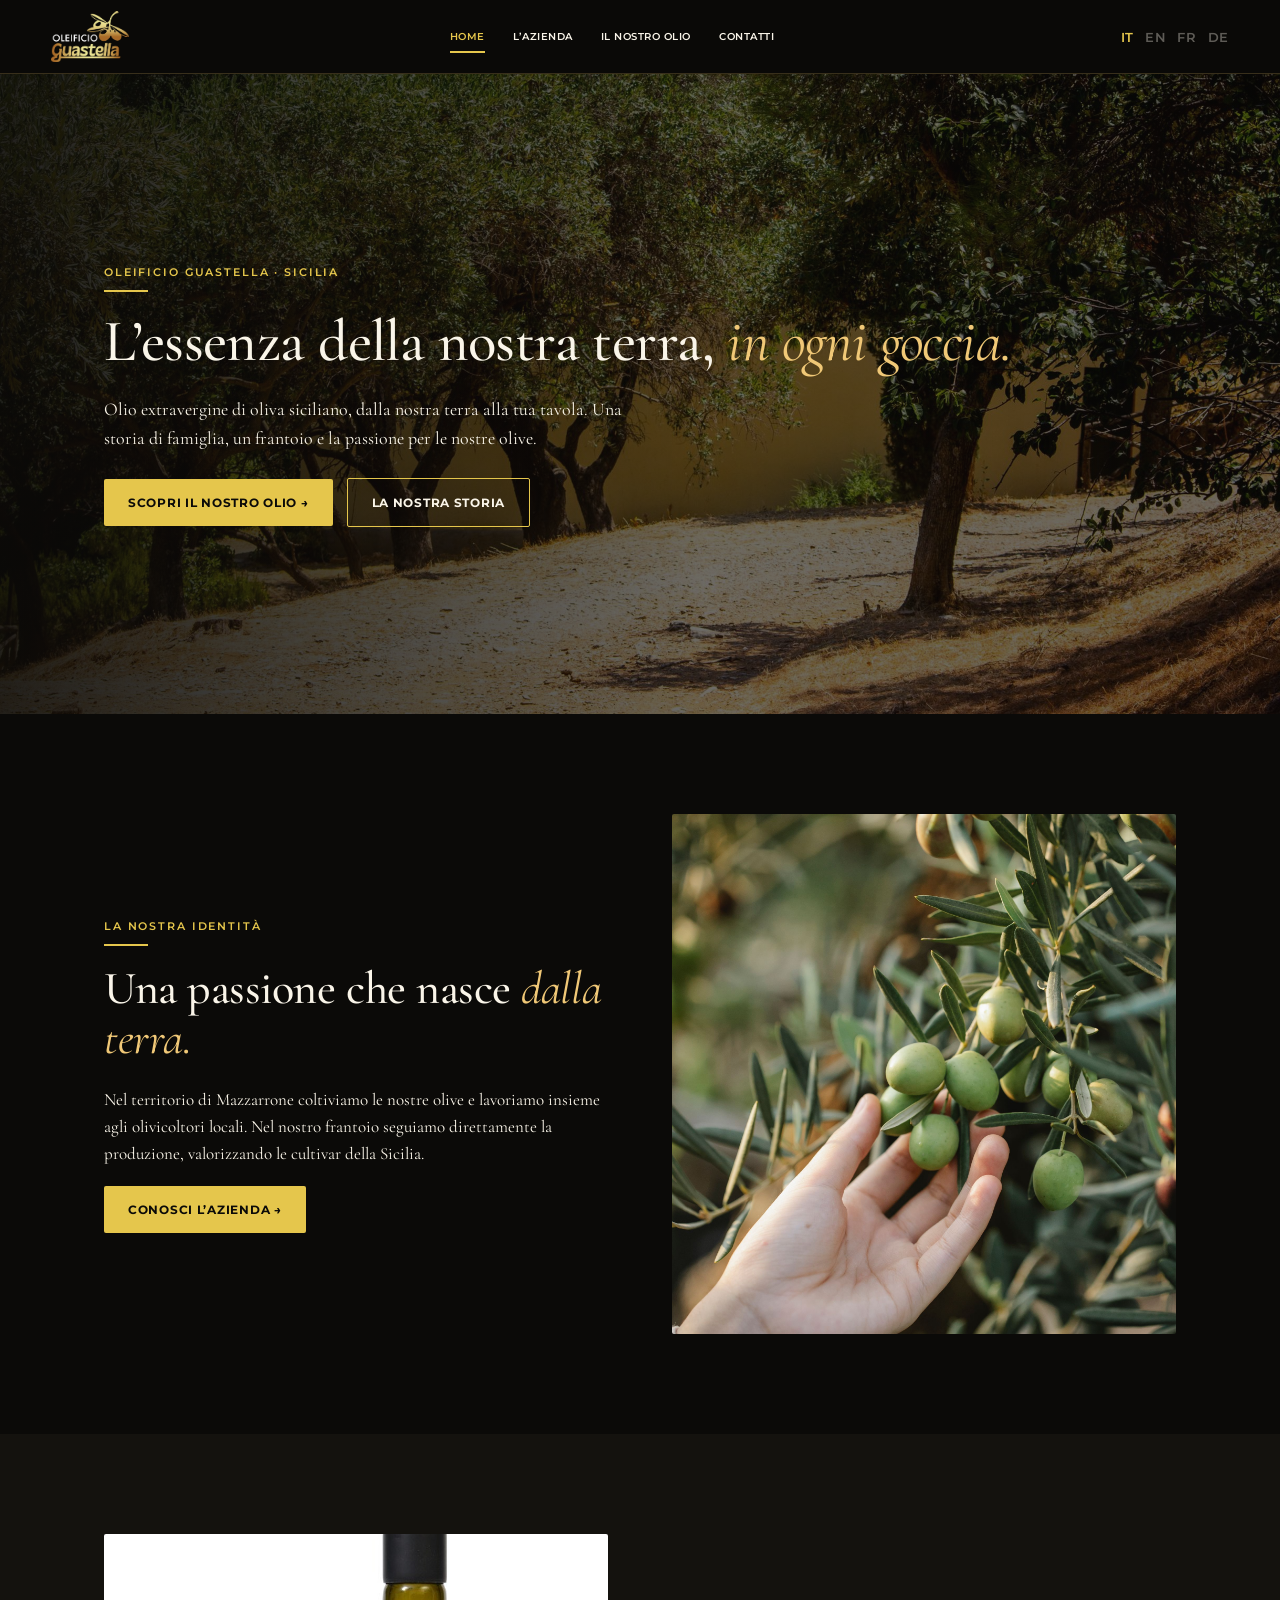
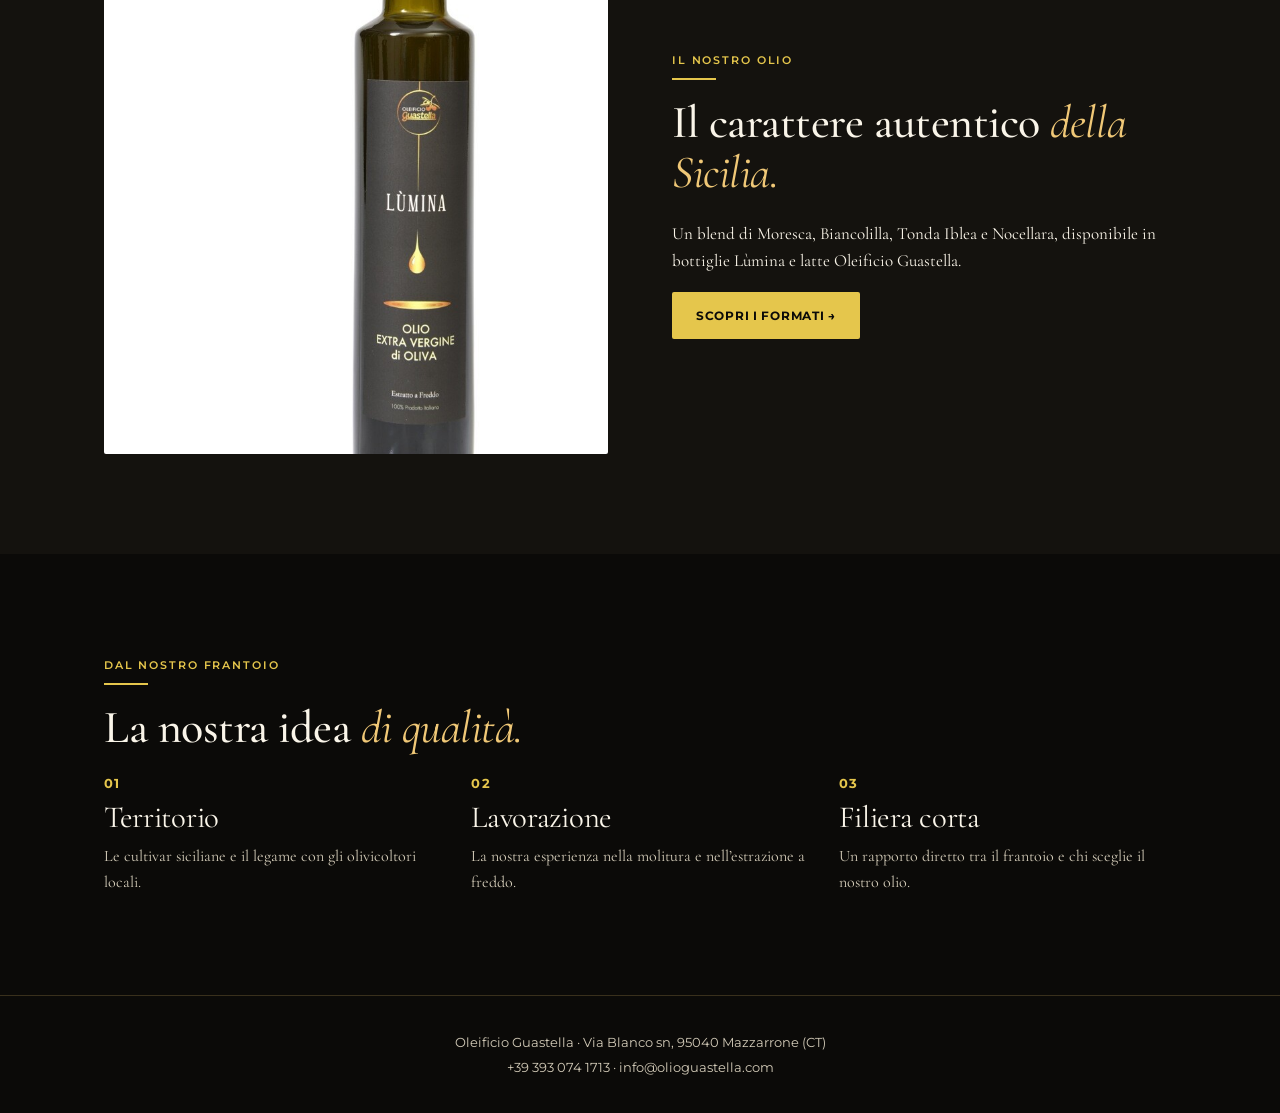
<file: index.html>
<!doctype html>
<html lang="it">
<head>
<meta charset="utf-8">
<meta name="viewport" content="width=device-width,initial-scale=1">
<link rel="stylesheet" href="assets/css/style.css">
<link rel="icon" href="assets/img/favicon.ico">
<link rel="icon" type="image/png" sizes="192x192" href="assets/img/favicon-192.png">
<link rel="apple-touch-icon" href="assets/img/favicon-192.png">
<link href="https://fonts.googleapis.com/css2?family=Cormorant+Garamond:ital,wght@0,400;0,500;0,600;1,400;1,500&family=Montserrat:wght@400;500;600;700&display=swap" rel="stylesheet">
<title>Oleificio Guastella | L’essenza della nostra terra</title>
<meta name="description" content="Oleificio Guastella: olio extravergine di oliva siciliano, estratto a freddo. Scopri l’azienda, il nostro olio e i prodotti Lùmina.">
<link rel="canonical" href="https://olioguastella.com/">
<link rel="alternate" hreflang="it" href="https://olioguastella.com/">
<meta property="og:type" content="website">
<meta property="og:title" content="Oleificio Guastella | L’essenza della nostra terra">
<meta property="og:description" content="Oleificio Guastella: olio extravergine di oliva siciliano, estratto a freddo. Scopri l’azienda, il nostro olio e i prodotti Lùmina.">
<meta property="og:url" content="https://olioguastella.com/">
<meta property="og:image" content="https://olioguastella.com/assets/img/stock/hero-oliveto.jpg">
<meta property="og:locale" content="it_IT">
<script type="application/ld+json">{"@context":"https://schema.org","@type":"LocalBusiness","name":"Oleificio Guastella","image":"https://olioguastella.com/assets/img/stock/hero-oliveto.jpg","url":"https://olioguastella.com/","telephone":"+39 393 074 1713","email":"info@olioguastella.com","address":{"@type":"PostalAddress","streetAddress":"Via Blanco sn","postalCode":"95040","addressLocality":"Mazzarrone","addressRegion":"CT","addressCountry":"IT"}}</script>
</head>
<body>
<header class="header">
  <a class="logo" href="index.html" aria-label="Oleificio Guastella, home">
    <img src="assets/img/logo.png" alt="Oleificio Guastella">
  </a>
  <button type="button" class="menu-toggle" aria-controls="nav" aria-expanded="false" aria-label="Menu">
    <span></span><span></span><span></span>
  </button>
  <nav class="nav" id="nav" aria-label="Main navigation">
    <a href="index.html" class="active" aria-current="page">HOME</a>
    <a href="azienda.html" class="" >L’AZIENDA</a>
    <a href="olio.html" class="" >IL NOSTRO OLIO</a>
    <a href="contatti.html" class="" >CONTATTI</a>
  </nav>
  <div class="lang-switch"><span class="lang-current">IT</span><span class="lang-disabled" title="Coming soon">EN</span><span class="lang-disabled" title="Coming soon">FR</span><span class="lang-disabled" title="Coming soon">DE</span></div></header>
<main>
<section class="hero" style="background-image:url('assets/img/stock/hero-oliveto.jpg')">
  <div class="hero-inner">
    <div class="eyebrow">Oleificio Guastella · Sicilia</div>
    <h1>L’essenza della nostra terra, <em>in ogni goccia.</em></h1>
    <p class="lead">Olio extravergine di oliva siciliano, dalla nostra terra alla tua tavola. Una storia di famiglia, un frantoio e la passione per le nostre olive.</p>
    <a class="btn" href="olio.html">SCOPRI IL NOSTRO OLIO →</a>
    <a class="btn-outline" href="azienda.html">LA NOSTRA STORIA</a>
  </div>
</section>

<section class="section section--split">
  <div>
    <div class="eyebrow">La nostra identità</div>
    <h2>Una passione che nasce <em>dalla terra.</em></h2>
    <p>Nel territorio di Mazzarrone coltiviamo le nostre olive e lavoriamo insieme agli olivicoltori locali. Nel nostro frantoio seguiamo direttamente la produzione, valorizzando le cultivar della Sicilia.</p>
    <a class="btn" href="azienda.html">CONOSCI L’AZIENDA →</a>
  </div>
  <img src="assets/img/stock/storia.jpg" alt="Sentiero ombreggiato tra gli ulivi di un oliveto mediterraneo" loading="lazy">
</section>

<div class="section--alt">
<section class="section section--split">
  <img src="assets/img/product/lumina-bottle.jpg" alt="Bottiglia di olio extravergine di oliva Lùmina, fotografia originale del prodotto" loading="lazy">
  <div>
    <div class="eyebrow">Il nostro olio</div>
    <h2>Il carattere autentico <em>della Sicilia.</em></h2>
    <p>Un blend di Moresca, Biancolilla, Tonda Iblea e Nocellara, disponibile in bottiglie Lùmina e latte Oleificio Guastella.</p>
    <a class="btn" href="olio.html">SCOPRI I FORMATI →</a>
  </div>
</section>
</div>

<section class="section">
  <div class="eyebrow">Dal nostro frantoio</div>
  <h2>La nostra idea <em>di qualità.</em></h2>
  <div class="features">
        <div class="feature"><span>01</span><h3>Territorio</h3><p>Le cultivar siciliane e il legame con gli olivicoltori locali.</p></div>
        <div class="feature"><span>02</span><h3>Lavorazione</h3><p>La nostra esperienza nella molitura e nell’estrazione a freddo.</p></div>
        <div class="feature"><span>03</span><h3>Filiera corta</h3><p>Un rapporto diretto tra il frantoio e chi sceglie il nostro olio.</p></div>
      </div>
</section>

</main>
<footer class="footer">
  Oleificio Guastella · Via Blanco sn, 95040 Mazzarrone (CT)<br>
  <a href="tel:+393930741713">+39 393 074 1713</a> ·
  <a href="mailto:info@olioguastella.com">info@olioguastella.com</a>
</footer>
<script src="assets/js/site.js" defer></script>
</body>
</html>
</file>
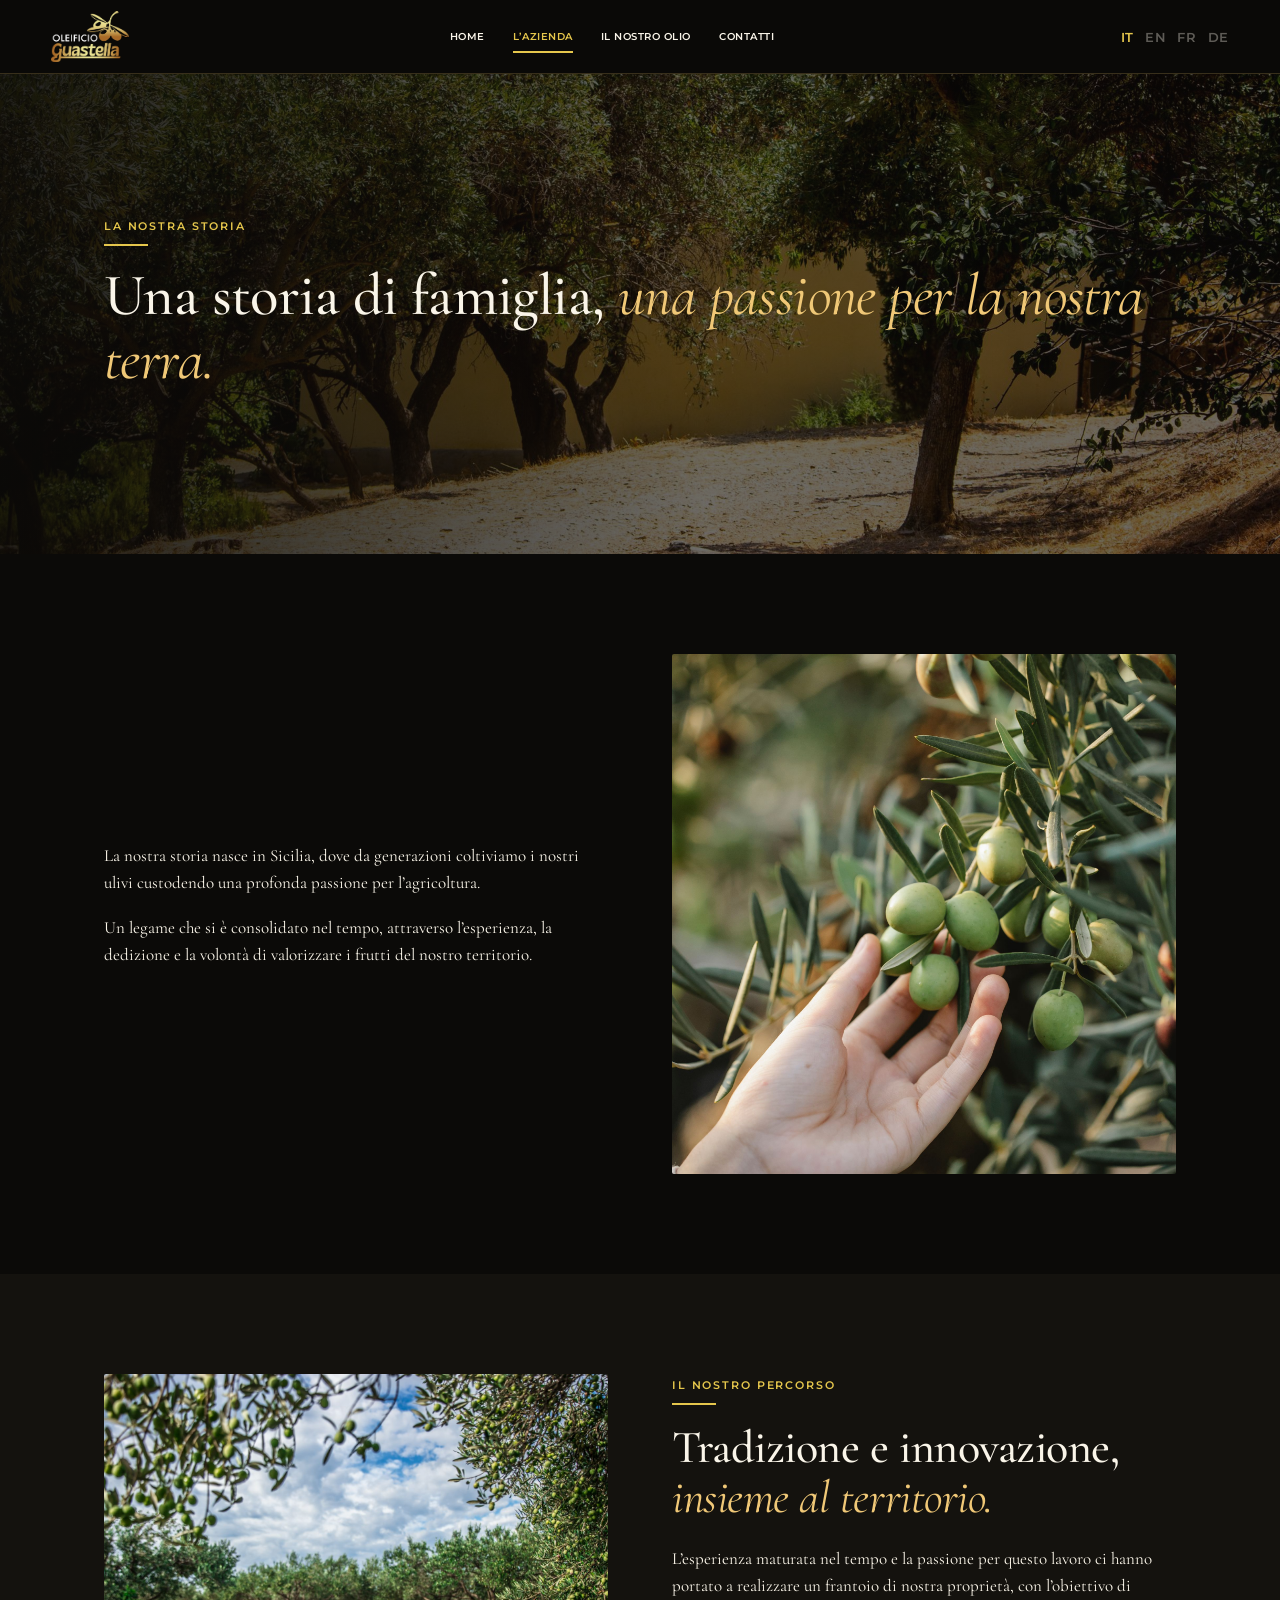
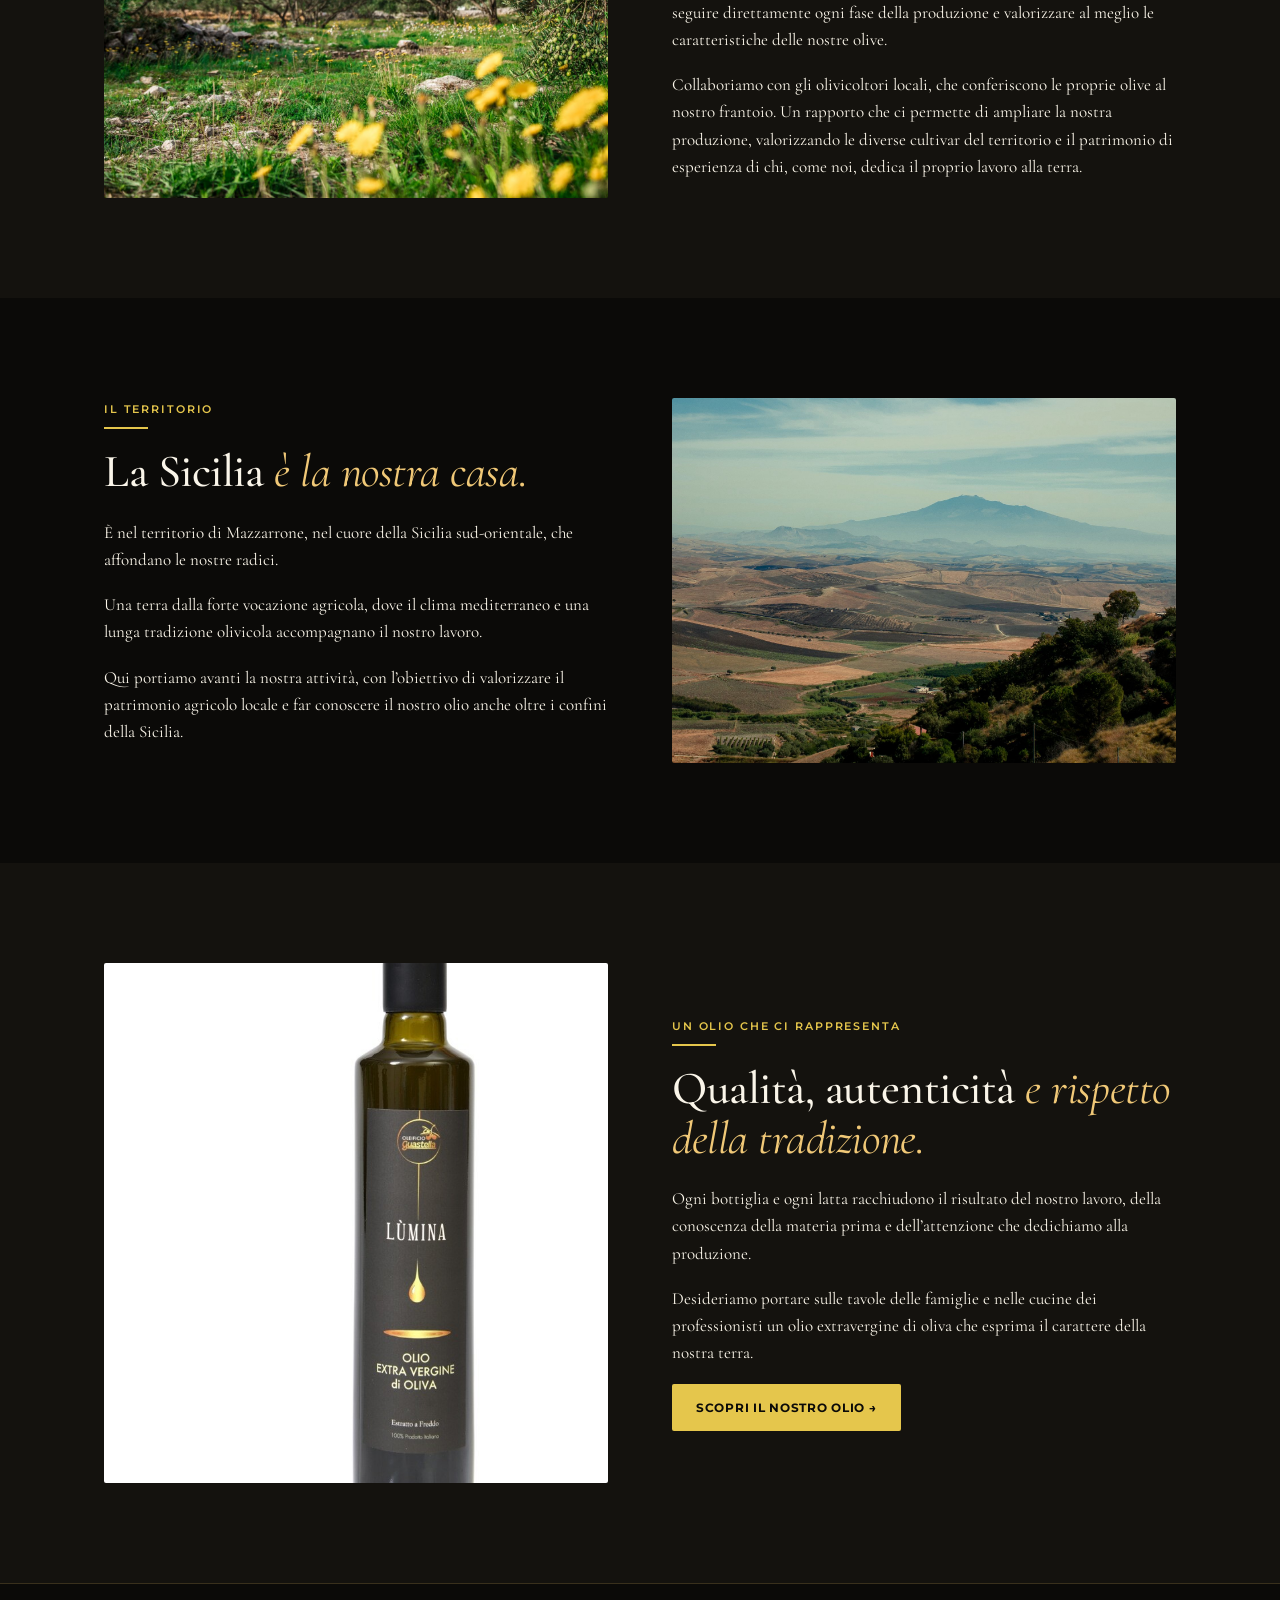
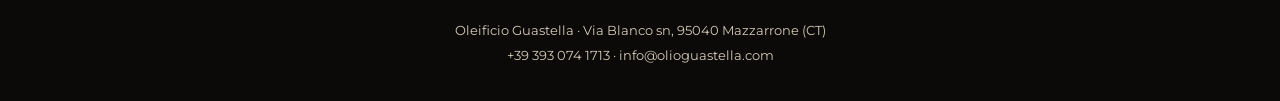
<file: azienda/index.html>
<!doctype html>
<html lang="it">
<head>
<meta charset="utf-8">
<meta name="viewport" content="width=device-width,initial-scale=1">
<link rel="stylesheet" href="/assets/css/style.css">
<link rel="icon" href="/assets/img/favicon.ico">
<link rel="icon" type="image/png" sizes="192x192" href="/assets/img/favicon-192.png">
<link rel="apple-touch-icon" href="/assets/img/favicon-192.png">
<link href="https://fonts.googleapis.com/css2?family=Cormorant+Garamond:ital,wght@0,400;0,500;0,600;1,400;1,500&family=Montserrat:wght@400;500;600;700&display=swap" rel="stylesheet">
<title>L’Azienda | Oleificio Guastella</title>
<meta name="description" content="Oleificio Guastella: una storia di famiglia, un frantoio di proprietà e la collaborazione con gli olivicoltori del territorio di Mazzarrone.">
<link rel="canonical" href="https://olioguastella.com/azienda">
<link rel="alternate" hreflang="it" href="https://olioguastella.com/azienda">
<meta property="og:type" content="website">
<meta property="og:title" content="L’Azienda | Oleificio Guastella">
<meta property="og:description" content="Oleificio Guastella: una storia di famiglia, un frantoio di proprietà e la collaborazione con gli olivicoltori del territorio di Mazzarrone.">
<meta property="og:url" content="https://olioguastella.com/azienda">
<meta property="og:image" content="https://olioguastella.com/assets/img/stock/hero-oliveto.jpg">
<meta property="og:locale" content="it_IT">
</head>
<body>
<header class="header">
  <a class="logo" href="/" aria-label="Oleificio Guastella, home">
    <img src="/assets/img/logo.png" alt="Oleificio Guastella">
  </a>
  <button type="button" class="menu-toggle" aria-controls="nav" aria-expanded="false" aria-label="Menu">
    <span></span><span></span><span></span>
  </button>
  <nav class="nav" id="nav" aria-label="Main navigation">
    <a href="/" class="" >HOME</a>
    <a href="/azienda" class="active" aria-current="page">L’AZIENDA</a>
    <a href="/olio" class="" >IL NOSTRO OLIO</a>
    <a href="/contatti" class="" >CONTATTI</a>
  </nav>
  <div class="lang-switch"><span class="lang-current">IT</span><span class="lang-disabled" title="Coming soon">EN</span><span class="lang-disabled" title="Coming soon">FR</span><span class="lang-disabled" title="Coming soon">DE</span></div></header>
<main>
<section class="hero" style="min-height:480px;background-image:url('/assets/img/stock/hero-oliveto.jpg')">
  <div class="hero-inner">
    <div class="eyebrow">La nostra storia</div>
    <h1>Una storia di famiglia, <em>una passione per la nostra terra.</em></h1>
  </div>
</section>

<section class="section section--split">
  <div>
    <p>La nostra storia nasce in Sicilia, dove da generazioni coltiviamo i nostri ulivi custodendo una profonda passione per l’agricoltura.</p>
    <p>Un legame che si è consolidato nel tempo, attraverso l’esperienza, la dedizione e la volontà di valorizzare i frutti del nostro territorio.</p>
  </div>
  <img src="/assets/img/stock/storia.jpg" alt="Mano che raccoglie delicatamente olive verdi da un ramo di ulivo" loading="lazy">
</section>

<div class="section--alt">
<section class="section section--split">
  <img src="/assets/img/stock/percorso.jpg" alt="Oliveto rigoglioso con ulivi carichi di olive sotto un cielo azzurro" loading="lazy">
  <div>
    <div class="eyebrow">Il nostro percorso</div>
    <h2>Tradizione e innovazione, <em>insieme al territorio.</em></h2>
    <p>L’esperienza maturata nel tempo e la passione per questo lavoro ci hanno portato a realizzare un frantoio di nostra proprietà, con l’obiettivo di seguire direttamente ogni fase della produzione e valorizzare al meglio le caratteristiche delle nostre olive.</p>
    <p>Collaboriamo con gli olivicoltori locali, che conferiscono le proprie olive al nostro frantoio. Un rapporto che ci permette di ampliare la nostra produzione, valorizzando le diverse cultivar del territorio e il patrimonio di esperienza di chi, come noi, dedica il proprio lavoro alla terra.</p>
  </div>
</section>
</div>

<section class="section section--split">
  <div>
    <div class="eyebrow">Il territorio</div>
    <h2>La Sicilia <em>è la nostra casa.</em></h2>
    <p>È nel territorio di Mazzarrone, nel cuore della Sicilia sud-orientale, che affondano le nostre radici.</p>
    <p>Una terra dalla forte vocazione agricola, dove il clima mediterraneo e una lunga tradizione olivicola accompagnano il nostro lavoro.</p>
    <p>Qui portiamo avanti la nostra attività, con l’obiettivo di valorizzare il patrimonio agricolo locale e far conoscere il nostro olio anche oltre i confini della Sicilia.</p>
  </div>
  <img src="/assets/img/stock/territorio.jpg" alt="Campagna siciliana con vista sull’Etna all’alba, nei pressi di Mazzarrone" loading="lazy">
</section>

<div class="section--alt">
<section class="section section--split">
  <img src="/assets/img/product/lumina-bottle.jpg" alt="Bottiglia di olio extravergine di oliva Lùmina, fotografia originale del prodotto" loading="lazy">
  <div>
    <div class="eyebrow">Un olio che ci rappresenta</div>
    <h2>Qualità, autenticità <em>e rispetto della tradizione.</em></h2>
    <p>Ogni bottiglia e ogni latta racchiudono il risultato del nostro lavoro, della conoscenza della materia prima e dell’attenzione che dedichiamo alla produzione.</p>
    <p>Desideriamo portare sulle tavole delle famiglie e nelle cucine dei professionisti un olio extravergine di oliva che esprima il carattere della nostra terra.</p>
    <a class="btn" href="/olio">SCOPRI IL NOSTRO OLIO →</a>
  </div>
</section>
</div>

</main>
<footer class="footer">
  Oleificio Guastella · Via Blanco sn, 95040 Mazzarrone (CT)<br>
  <a href="tel:+393930741713">+39 393 074 1713</a> ·
  <a href="mailto:info@olioguastella.com">info@olioguastella.com</a>
</footer>
<script src="/assets/js/site.js" defer></script>
</body>
</html>
</file>
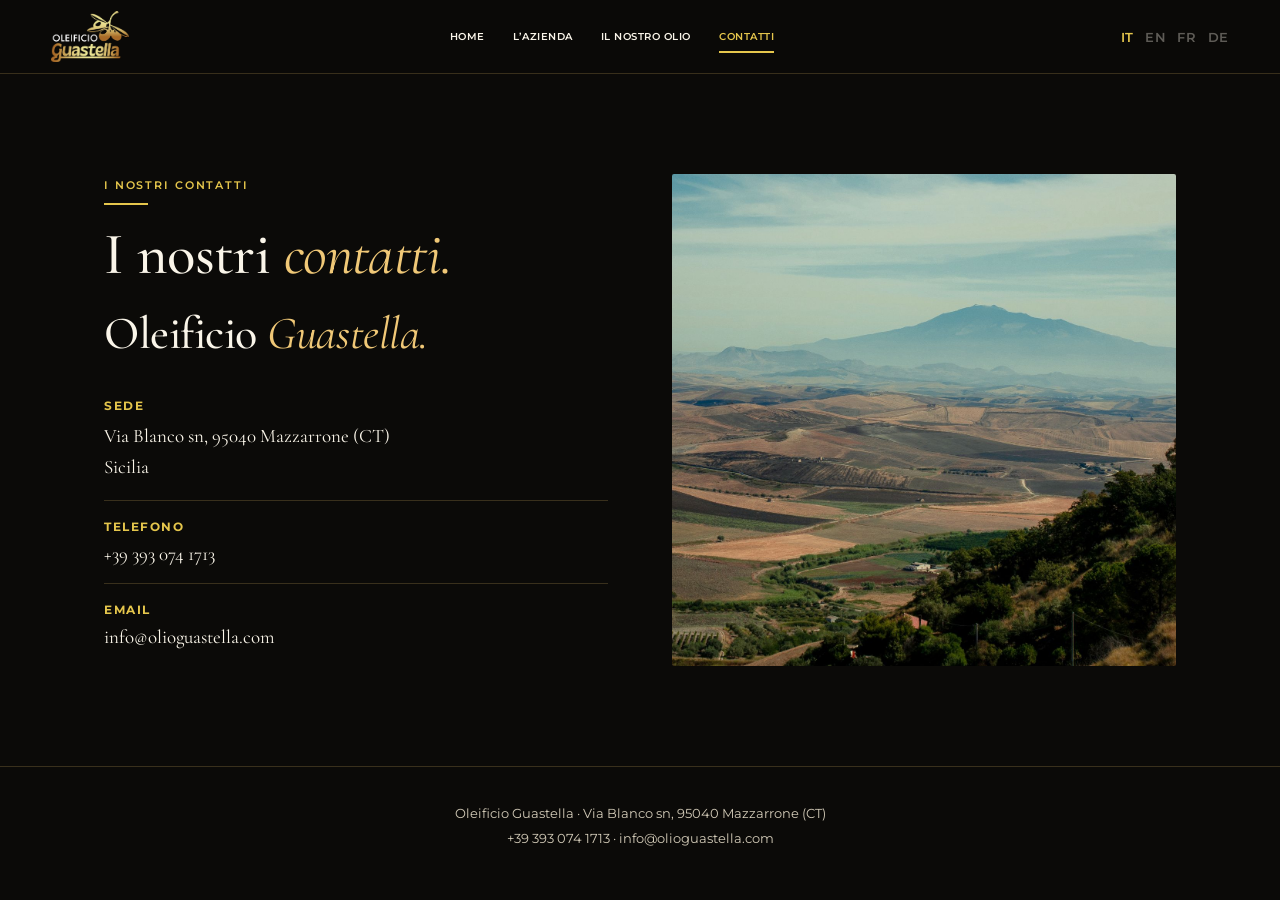
<file: contatti/index.html>
<!doctype html>
<html lang="it">
<head>
<meta charset="utf-8">
<meta name="viewport" content="width=device-width,initial-scale=1">
<link rel="stylesheet" href="/assets/css/style.css">
<link rel="icon" href="/assets/img/favicon.ico">
<link rel="icon" type="image/png" sizes="192x192" href="/assets/img/favicon-192.png">
<link rel="apple-touch-icon" href="/assets/img/favicon-192.png">
<link href="https://fonts.googleapis.com/css2?family=Cormorant+Garamond:ital,wght@0,400;0,500;0,600;1,400;1,500&family=Montserrat:wght@400;500;600;700&display=swap" rel="stylesheet">
<title>Contatti | Oleificio Guastella</title>
<meta name="description" content="Contatti Oleificio Guastella: Via Blanco sn, 95040 Mazzarrone (CT). Telefono +39 393 074 1713, email info@olioguastella.com.">
<link rel="canonical" href="https://olioguastella.com/contatti">
<link rel="alternate" hreflang="it" href="https://olioguastella.com/contatti">
<meta property="og:type" content="website">
<meta property="og:title" content="Contatti | Oleificio Guastella">
<meta property="og:description" content="Contatti Oleificio Guastella: Via Blanco sn, 95040 Mazzarrone (CT). Telefono +39 393 074 1713, email info@olioguastella.com.">
<meta property="og:url" content="https://olioguastella.com/contatti">
<meta property="og:image" content="https://olioguastella.com/assets/img/stock/territorio.jpg">
<meta property="og:locale" content="it_IT">
</head>
<body>
<header class="header">
  <a class="logo" href="/" aria-label="Oleificio Guastella, home">
    <img src="/assets/img/logo.png" alt="Oleificio Guastella">
  </a>
  <button type="button" class="menu-toggle" aria-controls="nav" aria-expanded="false" aria-label="Menu">
    <span></span><span></span><span></span>
  </button>
  <nav class="nav" id="nav" aria-label="Main navigation">
    <a href="/" class="" >HOME</a>
    <a href="/azienda" class="" >L’AZIENDA</a>
    <a href="/olio" class="" >IL NOSTRO OLIO</a>
    <a href="/contatti" class="active" aria-current="page">CONTATTI</a>
  </nav>
  <div class="lang-switch"><span class="lang-current">IT</span><span class="lang-disabled" title="Coming soon">EN</span><span class="lang-disabled" title="Coming soon">FR</span><span class="lang-disabled" title="Coming soon">DE</span></div></header>
<main>
<section class="section section--split" style="min-height:70vh">
  <div>
    <div class="eyebrow">I nostri contatti</div>
    <h1>I nostri <em>contatti.</em></h1>
    <h2>Oleificio <em>Guastella.</em></h2>
    <div class="contact-list">
      <div class="detail">
        <b>SEDE</b>
        <p>Via Blanco sn, 95040 Mazzarrone (CT)<br>Sicilia</p>
      </div>
      <div class="detail">
        <b>TELEFONO</b>
        <a href="tel:+393930741713">+39 393 074 1713</a>
      </div>
      <div class="detail">
        <b>EMAIL</b>
        <a href="mailto:info@olioguastella.com">info@olioguastella.com</a>
      </div>
    </div>
  </div>
  <img src="/assets/img/stock/territorio.jpg" alt="Campagna siciliana con vista sull’Etna, il territorio di Oleificio Guastella" loading="lazy">
</section>

</main>
<footer class="footer">
  Oleificio Guastella · Via Blanco sn, 95040 Mazzarrone (CT)<br>
  <a href="tel:+393930741713">+39 393 074 1713</a> ·
  <a href="mailto:info@olioguastella.com">info@olioguastella.com</a>
</footer>
<script src="/assets/js/site.js" defer></script>
</body>
</html>
</file>
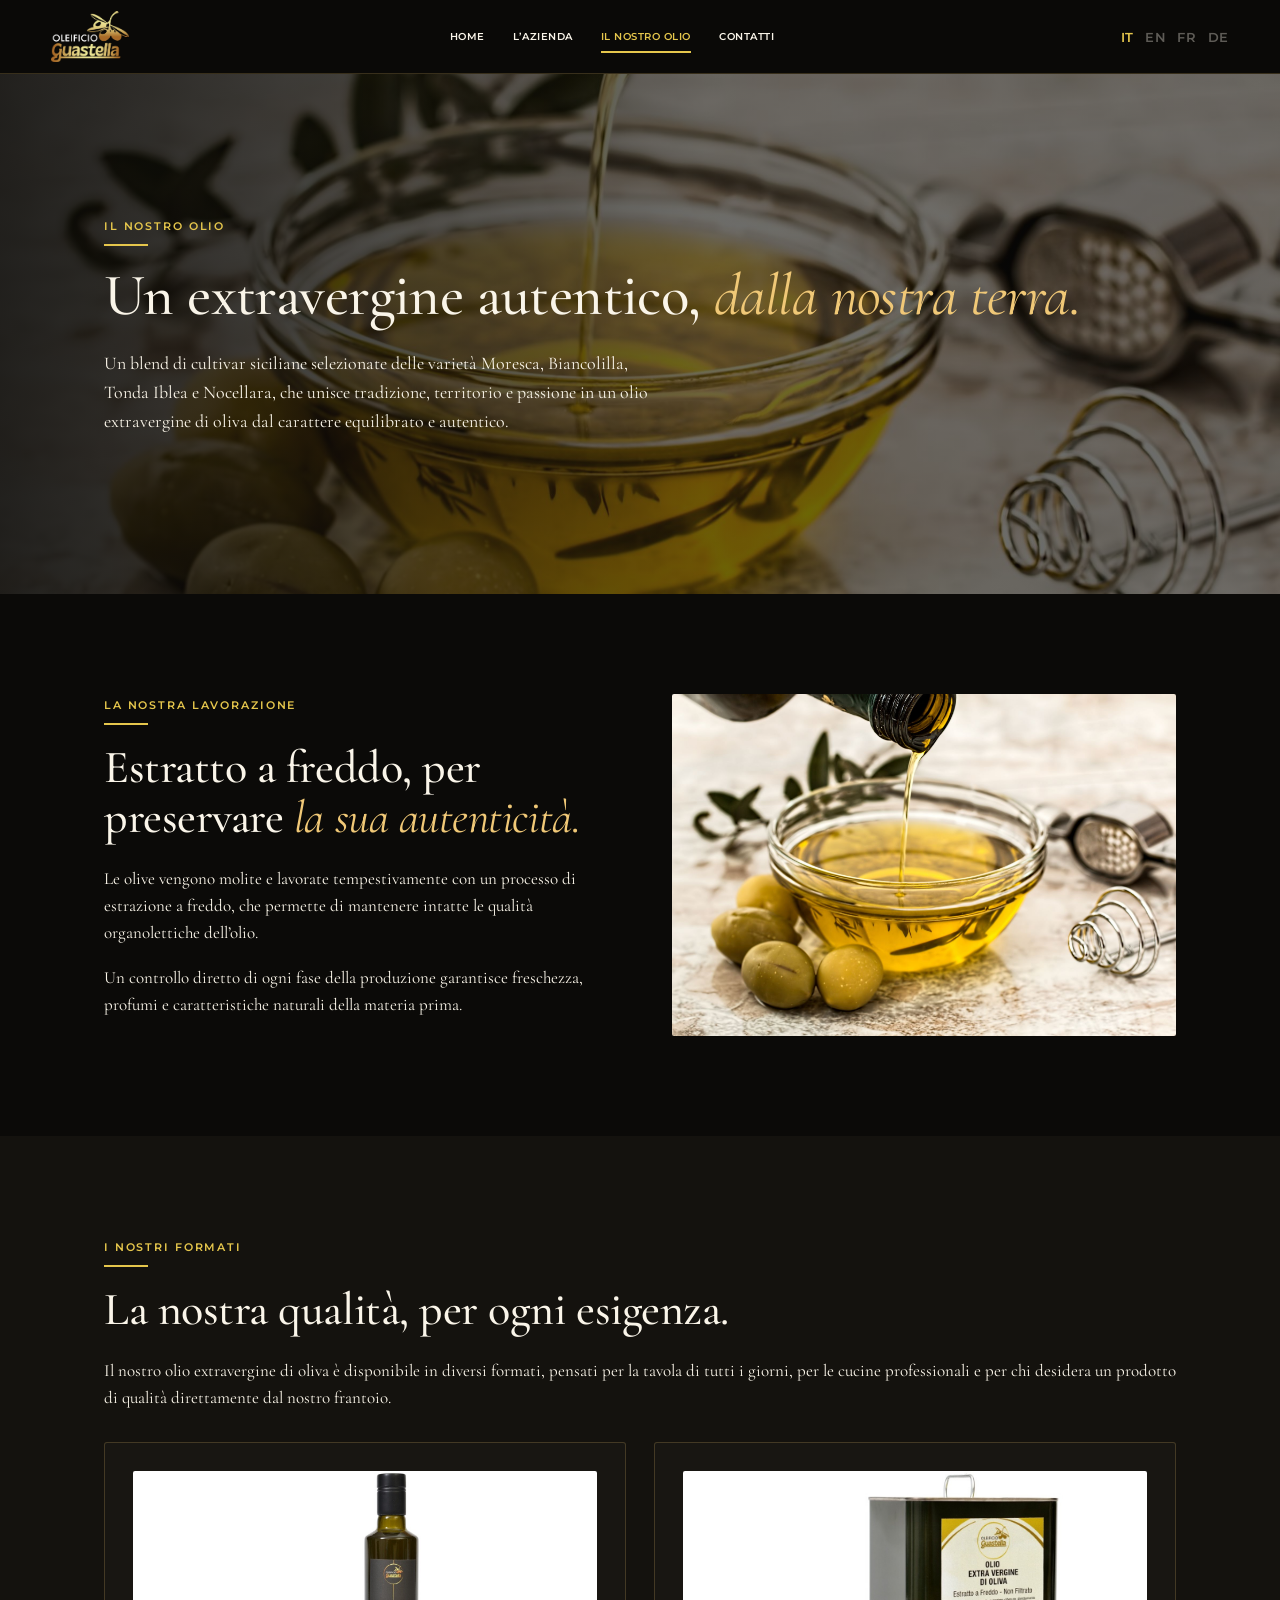
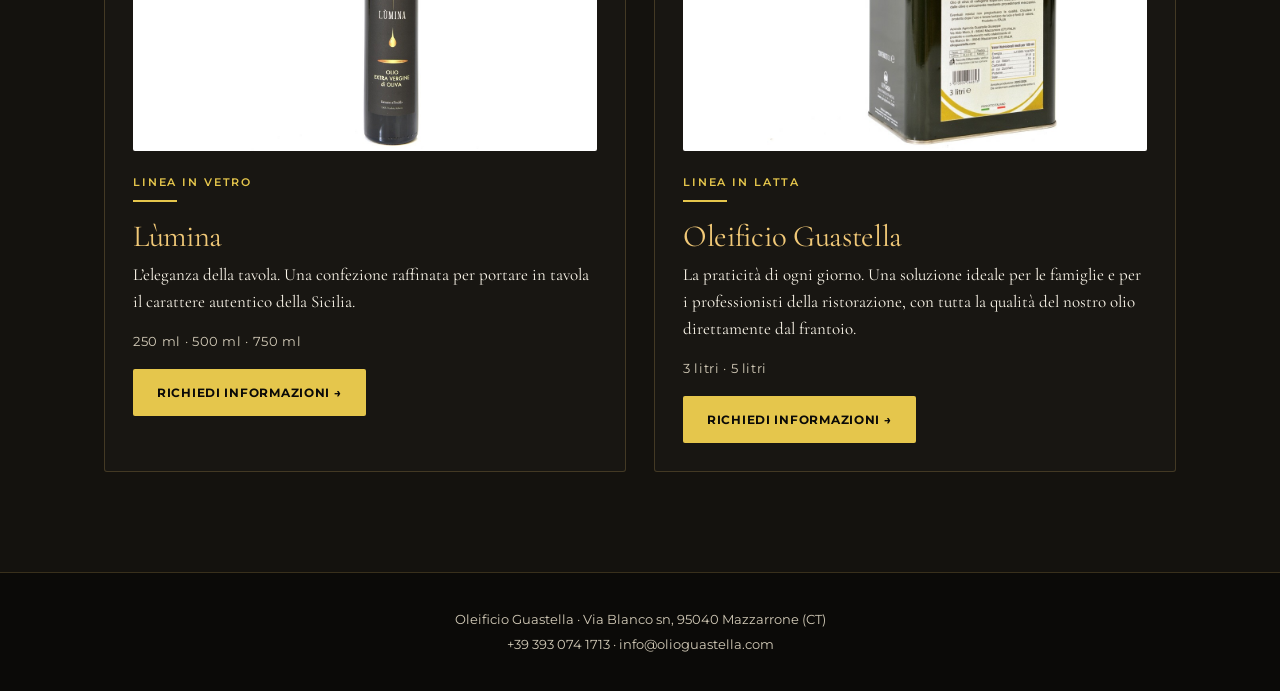
<file: olio/index.html>
<!doctype html>
<html lang="it">
<head>
<meta charset="utf-8">
<meta name="viewport" content="width=device-width,initial-scale=1">
<link rel="stylesheet" href="/assets/css/style.css">
<link rel="icon" href="/assets/img/favicon.ico">
<link rel="icon" type="image/png" sizes="192x192" href="/assets/img/favicon-192.png">
<link rel="apple-touch-icon" href="/assets/img/favicon-192.png">
<link href="https://fonts.googleapis.com/css2?family=Cormorant+Garamond:ital,wght@0,400;0,500;0,600;1,400;1,500&family=Montserrat:wght@400;500;600;700&display=swap" rel="stylesheet">
<title>Il nostro olio | Oleificio Guastella</title>
<meta name="description" content="Olio extravergine siciliano Oleificio Guastella. Lùmina in vetro e formati in latta.">
<link rel="canonical" href="https://olioguastella.com/olio">
<link rel="alternate" hreflang="it" href="https://olioguastella.com/olio">
<meta property="og:type" content="website">
<meta property="og:title" content="Il nostro olio | Oleificio Guastella">
<meta property="og:description" content="Olio extravergine siciliano Oleificio Guastella. Lùmina in vetro e formati in latta.">
<meta property="og:url" content="https://olioguastella.com/olio">
<meta property="og:image" content="https://olioguastella.com/assets/img/stock/lavorazione.jpg">
<meta property="og:locale" content="it_IT">
</head>
<body>
<header class="header">
  <a class="logo" href="/" aria-label="Oleificio Guastella, home">
    <img src="/assets/img/logo.png" alt="Oleificio Guastella">
  </a>
  <button type="button" class="menu-toggle" aria-controls="nav" aria-expanded="false" aria-label="Menu">
    <span></span><span></span><span></span>
  </button>
  <nav class="nav" id="nav" aria-label="Main navigation">
    <a href="/" class="" >HOME</a>
    <a href="/azienda" class="" >L’AZIENDA</a>
    <a href="/olio" class="active" aria-current="page">IL NOSTRO OLIO</a>
    <a href="/contatti" class="" >CONTATTI</a>
  </nav>
  <div class="lang-switch"><span class="lang-current">IT</span><span class="lang-disabled" title="Coming soon">EN</span><span class="lang-disabled" title="Coming soon">FR</span><span class="lang-disabled" title="Coming soon">DE</span></div></header>
<main>
<section class="hero" style="min-height:520px;background-image:url('/assets/img/stock/lavorazione.jpg')">
  <div class="hero-inner">
    <div class="eyebrow">Il nostro olio</div>
    <h1>Un extravergine autentico, <em>dalla nostra terra.</em></h1>
    <p class="lead">Un blend di cultivar siciliane selezionate delle varietà Moresca, Biancolilla, Tonda Iblea e Nocellara, che unisce tradizione, territorio e passione in un olio extravergine di oliva dal carattere equilibrato e autentico.</p>
  </div>
</section>

<section class="section section--split">
  <div>
    <div class="eyebrow">La nostra lavorazione</div>
    <h2>Estratto a freddo, per preservare <em>la sua autenticità.</em></h2>
    <p>Le olive vengono molite e lavorate tempestivamente con un processo di estrazione a freddo, che permette di mantenere intatte le qualità organolettiche dell’olio.</p>
    <p>Un controllo diretto di ogni fase della produzione garantisce freschezza, profumi e caratteristiche naturali della materia prima.</p>
  </div>
  <img src="/assets/img/stock/lavorazione.jpg" alt="Olio extravergine di oliva versato in una ciotola di vetro accanto a olive fresche" loading="lazy">
</section>

<div class="section--alt">
<section class="section" id="formati">
  <div class="eyebrow">I nostri formati</div>
  <h2>La nostra qualità, per ogni esigenza.</h2>
  <p>Il nostro olio extravergine di oliva è disponibile in diversi formati, pensati per la tavola di tutti i giorni, per le cucine professionali e per chi desidera un prodotto di qualità direttamente dal nostro frantoio.</p>
  <div class="product-grid">
    <article class="product-card">
      <img src="/assets/img/product/lumina-bottle.jpg" alt="Bottiglia di olio extravergine di oliva Lùmina da 500 ml, fotografia originale del prodotto" loading="lazy">
      <div class="eyebrow">Linea in vetro</div>
      <h3>Lùmina</h3>
      <p>L’eleganza della tavola. Una confezione raffinata per portare in tavola il carattere autentico della Sicilia.</p>
      <div class="sizes">250 ml · 500 ml · 750 ml</div>
      <a class="btn" href="/contatti">RICHIEDI INFORMAZIONI →</a>
    </article>
    <article class="product-card">
      <img src="/assets/img/product/latta-tin.jpg" alt="Latta di olio extravergine di oliva Oleificio Guastella da 3 litri, fotografia originale del prodotto" loading="lazy">
      <div class="eyebrow">Linea in latta</div>
      <h3>Oleificio Guastella</h3>
      <p>La praticità di ogni giorno. Una soluzione ideale per le famiglie e per i professionisti della ristorazione, con tutta la qualità del nostro olio direttamente dal frantoio.</p>
      <div class="sizes">3 litri · 5 litri</div>
      <a class="btn" href="/contatti">RICHIEDI INFORMAZIONI →</a>
    </article>
  </div>
</section>
</div>

</main>
<footer class="footer">
  Oleificio Guastella · Via Blanco sn, 95040 Mazzarrone (CT)<br>
  <a href="tel:+393930741713">+39 393 074 1713</a> ·
  <a href="mailto:info@olioguastella.com">info@olioguastella.com</a>
</footer>
<script src="/assets/js/site.js" defer></script>
</body>
</html>
</file>
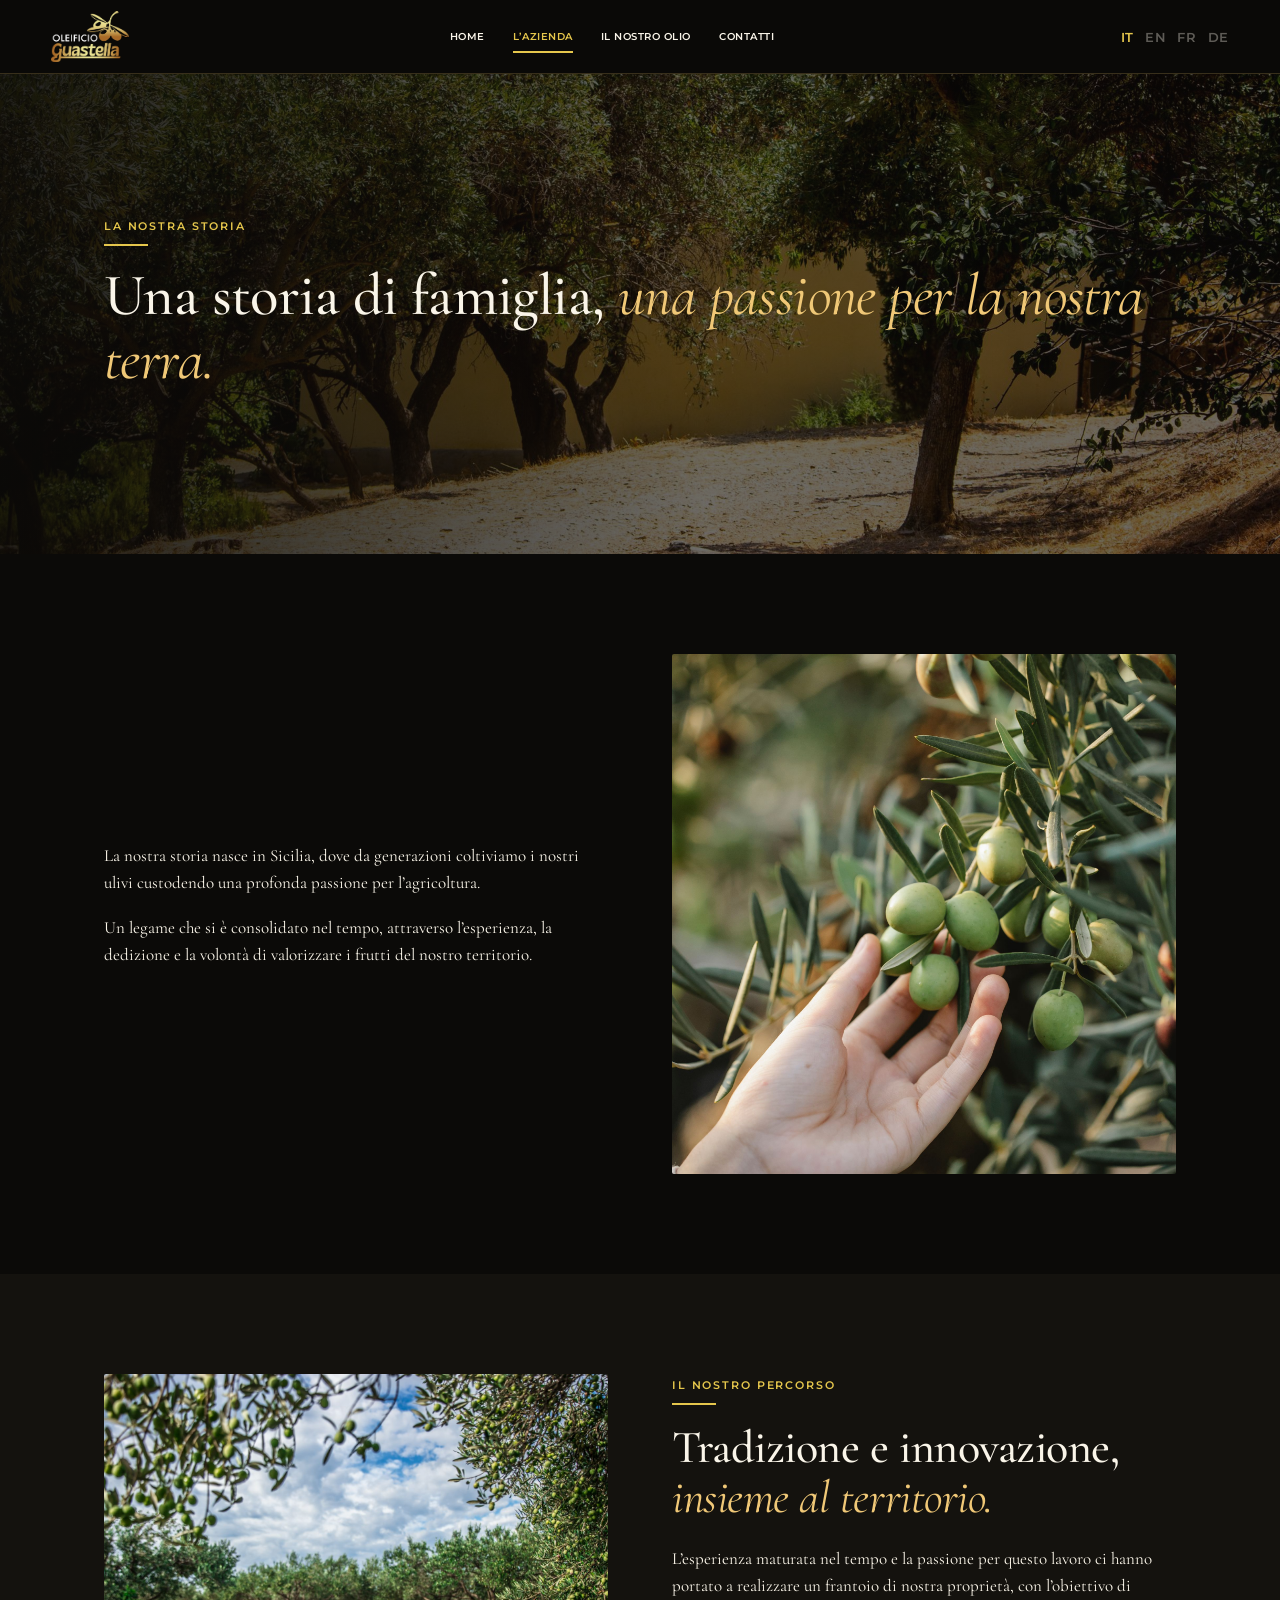
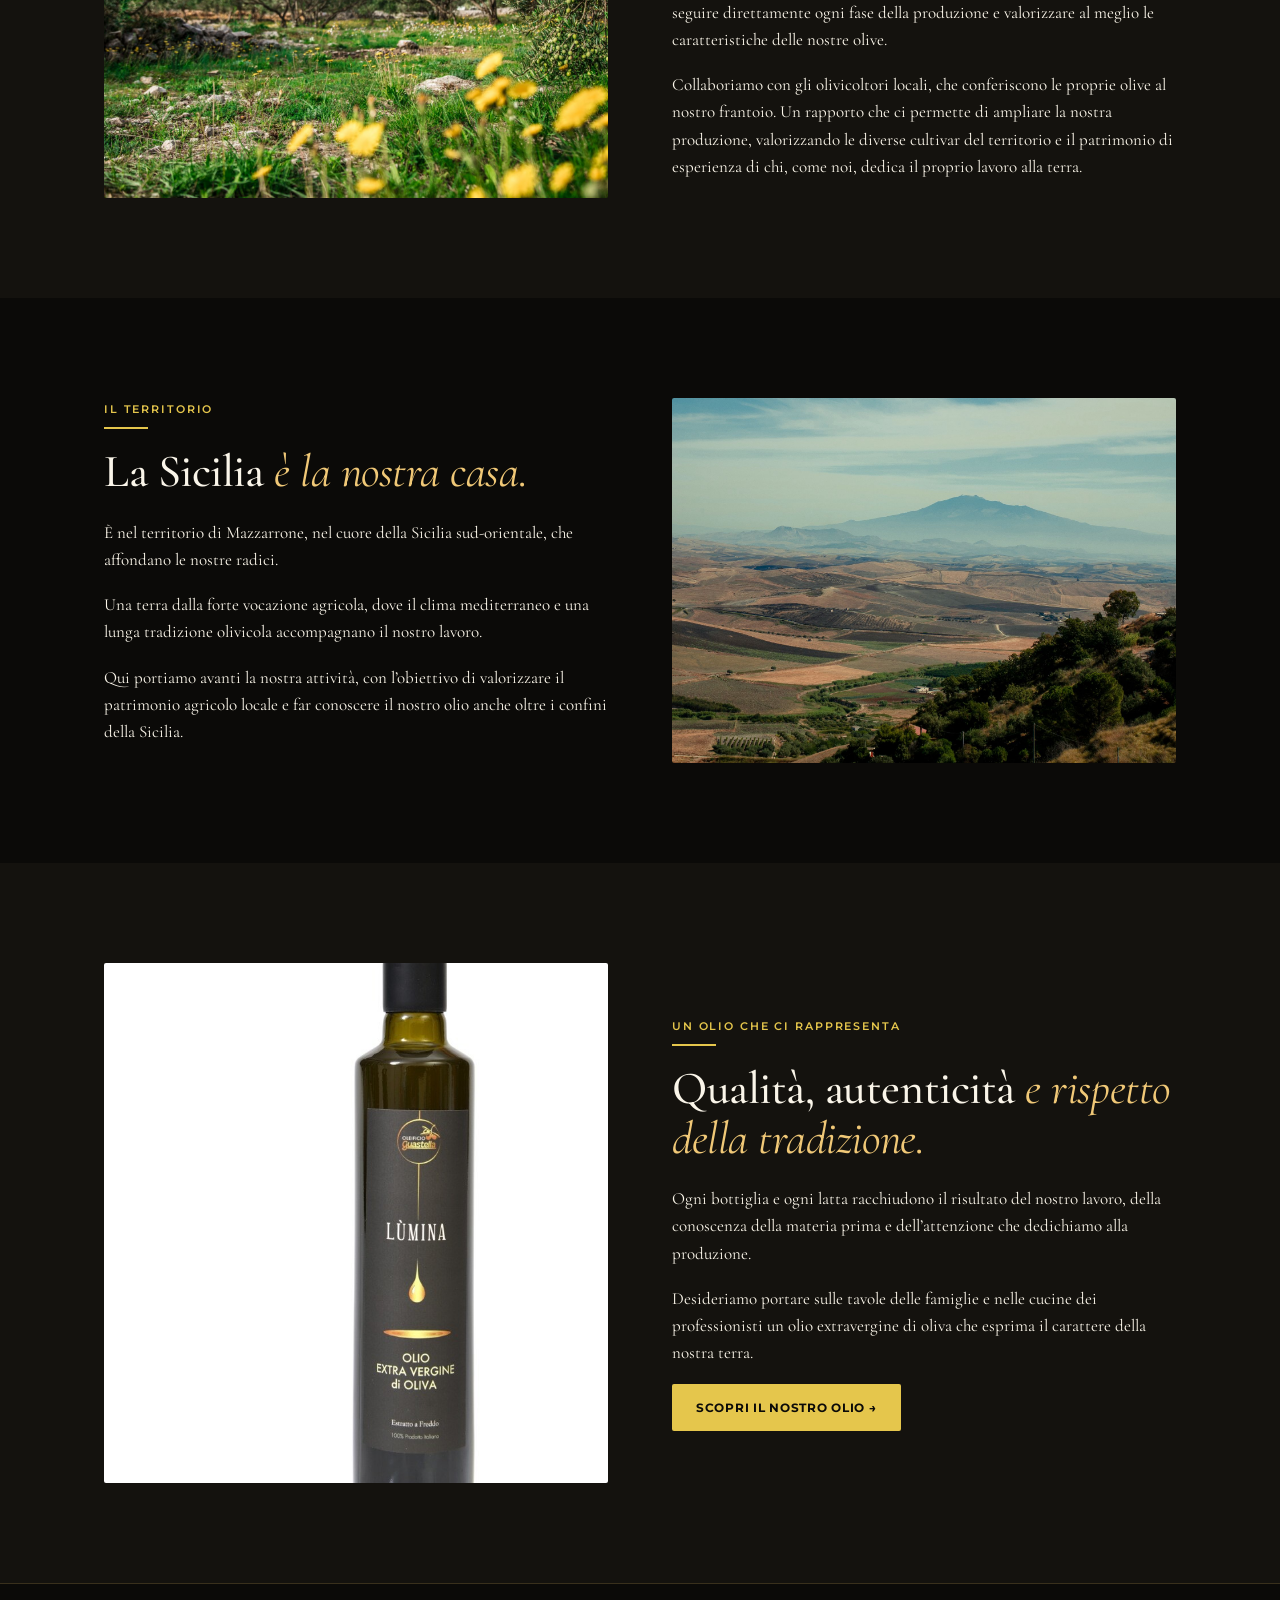
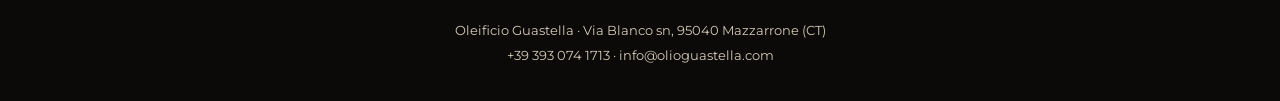
<file: azienda.html>
<!doctype html>
<html lang="it">
<head>
<meta charset="utf-8">
<meta name="viewport" content="width=device-width,initial-scale=1">
<link rel="stylesheet" href="assets/css/style.css">
<link rel="icon" href="assets/img/favicon.ico">
<link rel="icon" type="image/png" sizes="192x192" href="assets/img/favicon-192.png">
<link rel="apple-touch-icon" href="assets/img/favicon-192.png">
<link href="https://fonts.googleapis.com/css2?family=Cormorant+Garamond:ital,wght@0,400;0,500;0,600;1,400;1,500&family=Montserrat:wght@400;500;600;700&display=swap" rel="stylesheet">
<title>L’Azienda | Oleificio Guastella</title>
<meta name="description" content="Oleificio Guastella: una storia di famiglia, un frantoio di proprietà e la collaborazione con gli olivicoltori del territorio di Mazzarrone.">
<link rel="canonical" href="https://olioguastella.com/azienda.html">
<link rel="alternate" hreflang="it" href="https://olioguastella.com/azienda.html">
<meta property="og:type" content="website">
<meta property="og:title" content="L’Azienda | Oleificio Guastella">
<meta property="og:description" content="Oleificio Guastella: una storia di famiglia, un frantoio di proprietà e la collaborazione con gli olivicoltori del territorio di Mazzarrone.">
<meta property="og:url" content="https://olioguastella.com/azienda">
<meta property="og:image" content="https://olioguastella.com/assets/img/stock/hero-oliveto.jpg">
<meta property="og:locale" content="it_IT">
</head>
<body>
<header class="header">
  <a class="logo" href="index.html" aria-label="Oleificio Guastella, home">
    <img src="assets/img/logo.png" alt="Oleificio Guastella">
  </a>
  <button type="button" class="menu-toggle" aria-controls="nav" aria-expanded="false" aria-label="Menu">
    <span></span><span></span><span></span>
  </button>
  <nav class="nav" id="nav" aria-label="Main navigation">
    <a href="index.html" class="" >HOME</a>
    <a href="azienda.html" class="active" aria-current="page">L’AZIENDA</a>
    <a href="olio.html" class="" >IL NOSTRO OLIO</a>
    <a href="contatti.html" class="" >CONTATTI</a>
  </nav>
  <div class="lang-switch"><span class="lang-current">IT</span><span class="lang-disabled" title="Coming soon">EN</span><span class="lang-disabled" title="Coming soon">FR</span><span class="lang-disabled" title="Coming soon">DE</span></div></header>
<main>
<section class="hero" style="min-height:480px;background-image:url('assets/img/stock/hero-oliveto.jpg')">
  <div class="hero-inner">
    <div class="eyebrow">La nostra storia</div>
    <h1>Una storia di famiglia, <em>una passione per la nostra terra.</em></h1>
  </div>
</section>

<section class="section section--split">
  <div>
    <p>La nostra storia nasce in Sicilia, dove da generazioni coltiviamo i nostri ulivi custodendo una profonda passione per l’agricoltura.</p>
    <p>Un legame che si è consolidato nel tempo, attraverso l’esperienza, la dedizione e la volontà di valorizzare i frutti del nostro territorio.</p>
  </div>
  <img src="assets/img/stock/storia.jpg" alt="Mano che raccoglie delicatamente olive verdi da un ramo di ulivo" loading="lazy">
</section>

<div class="section--alt">
<section class="section section--split">
  <img src="assets/img/stock/percorso.jpg" alt="Oliveto rigoglioso con ulivi carichi di olive sotto un cielo azzurro" loading="lazy">
  <div>
    <div class="eyebrow">Il nostro percorso</div>
    <h2>Tradizione e innovazione, <em>insieme al territorio.</em></h2>
    <p>L’esperienza maturata nel tempo e la passione per questo lavoro ci hanno portato a realizzare un frantoio di nostra proprietà, con l’obiettivo di seguire direttamente ogni fase della produzione e valorizzare al meglio le caratteristiche delle nostre olive.</p>
    <p>Collaboriamo con gli olivicoltori locali, che conferiscono le proprie olive al nostro frantoio. Un rapporto che ci permette di ampliare la nostra produzione, valorizzando le diverse cultivar del territorio e il patrimonio di esperienza di chi, come noi, dedica il proprio lavoro alla terra.</p>
  </div>
</section>
</div>

<section class="section section--split">
  <div>
    <div class="eyebrow">Il territorio</div>
    <h2>La Sicilia <em>è la nostra casa.</em></h2>
    <p>È nel territorio di Mazzarrone, nel cuore della Sicilia sud-orientale, che affondano le nostre radici.</p>
    <p>Una terra dalla forte vocazione agricola, dove il clima mediterraneo e una lunga tradizione olivicola accompagnano il nostro lavoro.</p>
    <p>Qui portiamo avanti la nostra attività, con l’obiettivo di valorizzare il patrimonio agricolo locale e far conoscere il nostro olio anche oltre i confini della Sicilia.</p>
  </div>
  <img src="assets/img/stock/territorio.jpg" alt="Campagna siciliana con vista sull’Etna all’alba, nei pressi di Mazzarrone" loading="lazy">
</section>

<div class="section--alt">
<section class="section section--split">
  <img src="assets/img/product/lumina-bottle.jpg" alt="Bottiglia di olio extravergine di oliva Lùmina, fotografia originale del prodotto" loading="lazy">
  <div>
    <div class="eyebrow">Un olio che ci rappresenta</div>
    <h2>Qualità, autenticità <em>e rispetto della tradizione.</em></h2>
    <p>Ogni bottiglia e ogni latta racchiudono il risultato del nostro lavoro, della conoscenza della materia prima e dell’attenzione che dedichiamo alla produzione.</p>
    <p>Desideriamo portare sulle tavole delle famiglie e nelle cucine dei professionisti un olio extravergine di oliva che esprima il carattere della nostra terra.</p>
    <a class="btn" href="olio.html">SCOPRI IL NOSTRO OLIO →</a>
  </div>
</section>
</div>

</main>
<footer class="footer">
  Oleificio Guastella · Via Blanco sn, 95040 Mazzarrone (CT)<br>
  <a href="tel:+393930741713">+39 393 074 1713</a> ·
  <a href="mailto:info@olioguastella.com">info@olioguastella.com</a>
</footer>
<script src="assets/js/site.js" defer></script>
</body>
</html>
</file>
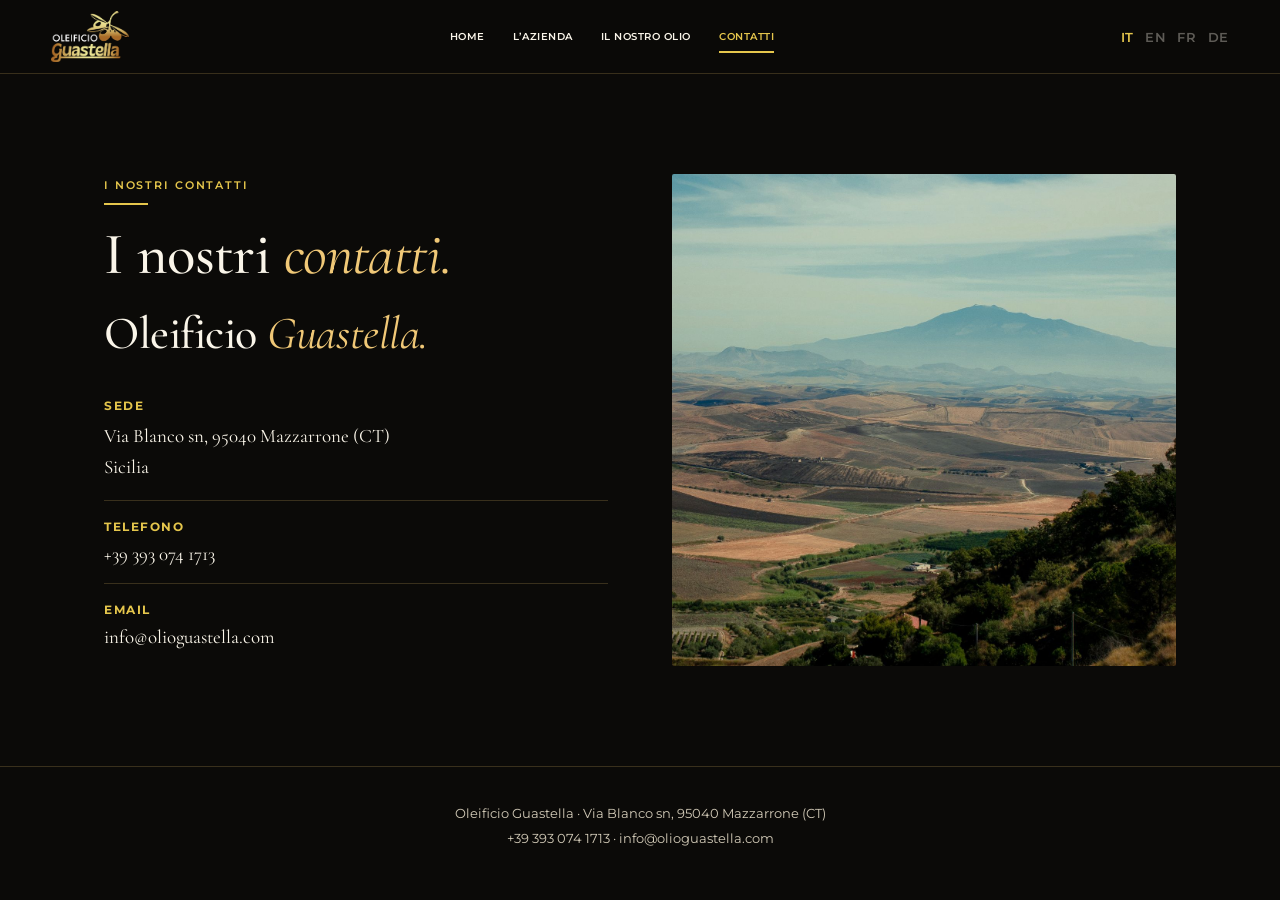
<file: contatti.html>
<!doctype html>
<html lang="it">
<head>
<meta charset="utf-8">
<meta name="viewport" content="width=device-width,initial-scale=1">
<link rel="stylesheet" href="assets/css/style.css">
<link rel="icon" href="assets/img/favicon.ico">
<link rel="icon" type="image/png" sizes="192x192" href="assets/img/favicon-192.png">
<link rel="apple-touch-icon" href="assets/img/favicon-192.png">
<link href="https://fonts.googleapis.com/css2?family=Cormorant+Garamond:ital,wght@0,400;0,500;0,600;1,400;1,500&family=Montserrat:wght@400;500;600;700&display=swap" rel="stylesheet">
<title>Contatti | Oleificio Guastella</title>
<meta name="description" content="Contatti Oleificio Guastella: Via Blanco sn, 95040 Mazzarrone (CT). Telefono +39 393 074 1713, email info@olioguastella.com.">
<link rel="canonical" href="https://olioguastella.com/contatti.html">
<link rel="alternate" hreflang="it" href="https://olioguastella.com/contatti.html">
<meta property="og:type" content="website">
<meta property="og:title" content="Contatti | Oleificio Guastella">
<meta property="og:description" content="Contatti Oleificio Guastella: Via Blanco sn, 95040 Mazzarrone (CT). Telefono +39 393 074 1713, email info@olioguastella.com.">
<meta property="og:url" content="https://olioguastella.com/contatti">
<meta property="og:image" content="https://olioguastella.com/assets/img/stock/territorio.jpg">
<meta property="og:locale" content="it_IT">
</head>
<body>
<header class="header">
  <a class="logo" href="index.html" aria-label="Oleificio Guastella, home">
    <img src="assets/img/logo.png" alt="Oleificio Guastella">
  </a>
  <button type="button" class="menu-toggle" aria-controls="nav" aria-expanded="false" aria-label="Menu">
    <span></span><span></span><span></span>
  </button>
  <nav class="nav" id="nav" aria-label="Main navigation">
    <a href="index.html" class="" >HOME</a>
    <a href="azienda.html" class="" >L’AZIENDA</a>
    <a href="olio.html" class="" >IL NOSTRO OLIO</a>
    <a href="contatti.html" class="active" aria-current="page">CONTATTI</a>
  </nav>
  <div class="lang-switch"><span class="lang-current">IT</span><span class="lang-disabled" title="Coming soon">EN</span><span class="lang-disabled" title="Coming soon">FR</span><span class="lang-disabled" title="Coming soon">DE</span></div></header>
<main>
<section class="section section--split" style="min-height:70vh">
  <div>
    <div class="eyebrow">I nostri contatti</div>
    <h1>I nostri <em>contatti.</em></h1>
    <h2>Oleificio <em>Guastella.</em></h2>
    <div class="contact-list">
      <div class="detail">
        <b>SEDE</b>
        <p>Via Blanco sn, 95040 Mazzarrone (CT)<br>Sicilia</p>
      </div>
      <div class="detail">
        <b>TELEFONO</b>
        <a href="tel:+393930741713">+39 393 074 1713</a>
      </div>
      <div class="detail">
        <b>EMAIL</b>
        <a href="mailto:info@olioguastella.com">info@olioguastella.com</a>
      </div>
    </div>
  </div>
  <img src="assets/img/stock/territorio.jpg" alt="Campagna siciliana con vista sull’Etna, il territorio di Oleificio Guastella" loading="lazy">
</section>

</main>
<footer class="footer">
  Oleificio Guastella · Via Blanco sn, 95040 Mazzarrone (CT)<br>
  <a href="tel:+393930741713">+39 393 074 1713</a> ·
  <a href="mailto:info@olioguastella.com">info@olioguastella.com</a>
</footer>
<script src="assets/js/site.js" defer></script>
</body>
</html>
</file>
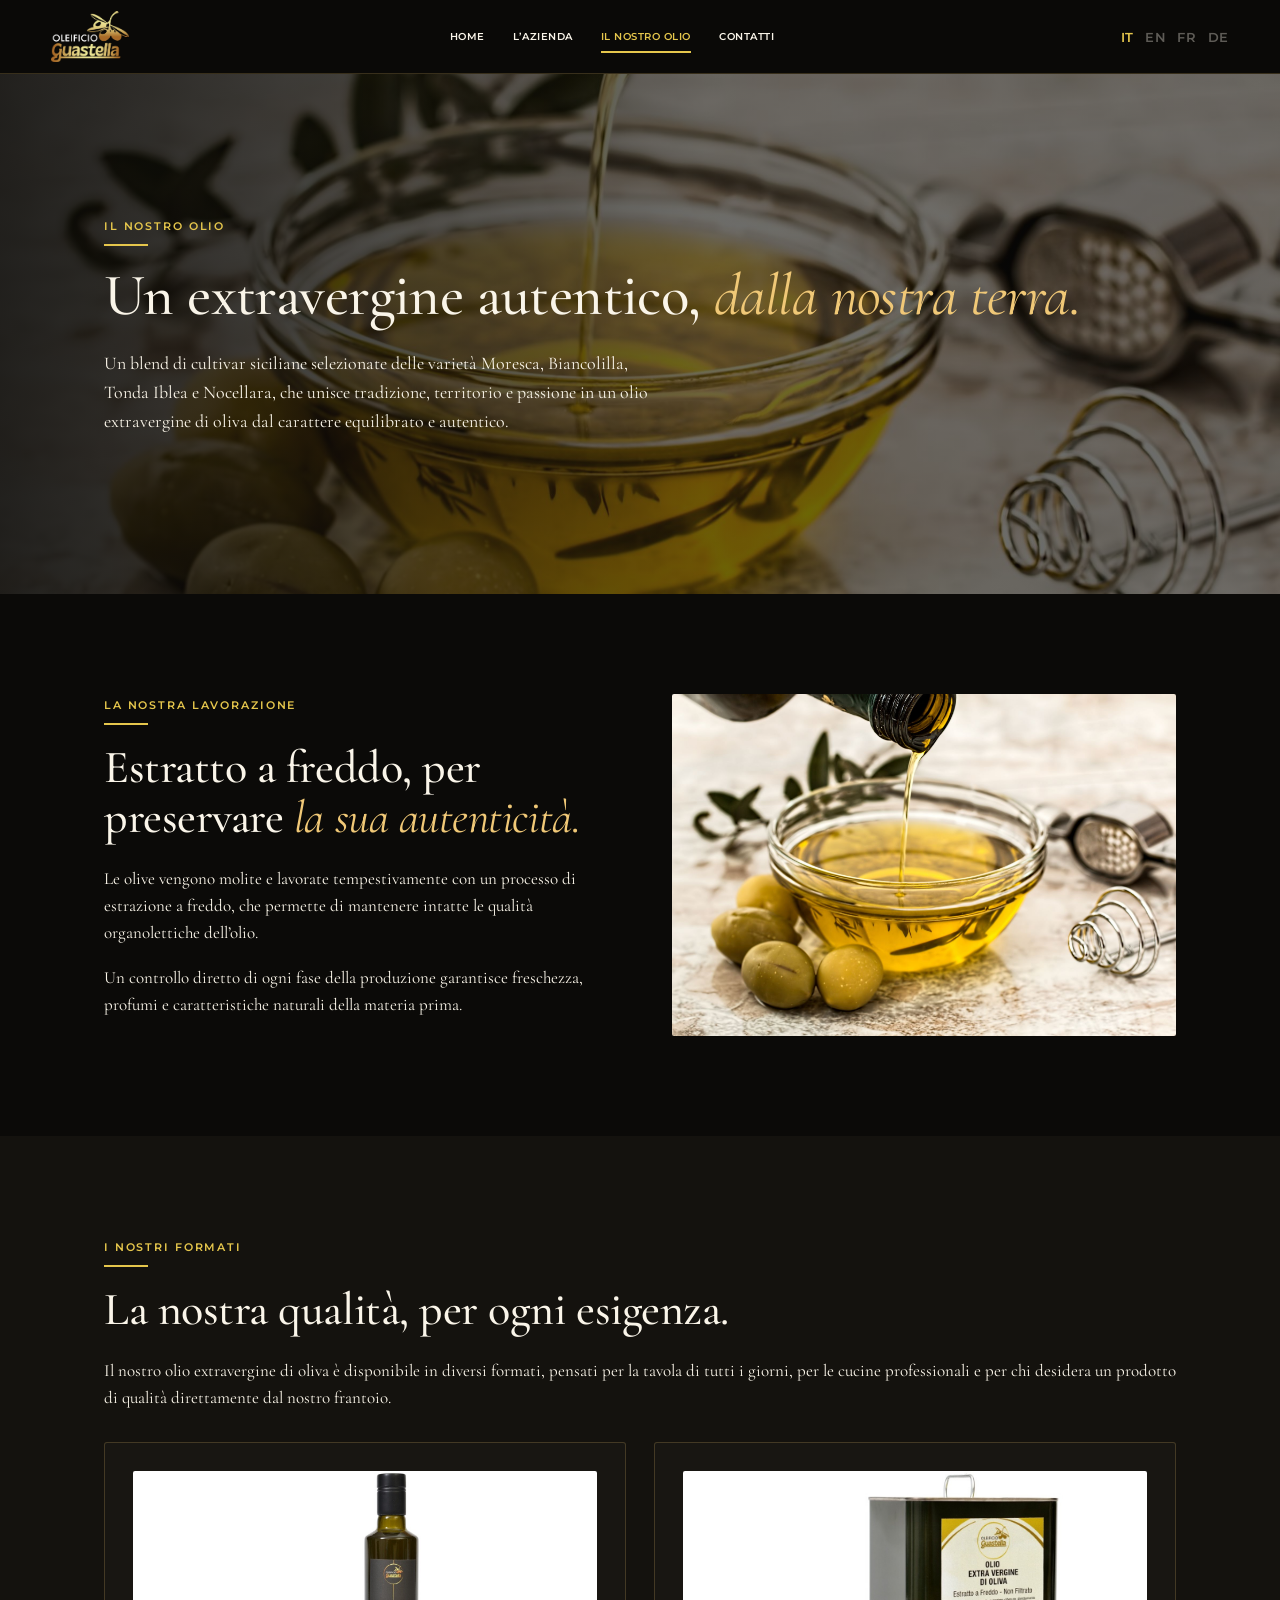
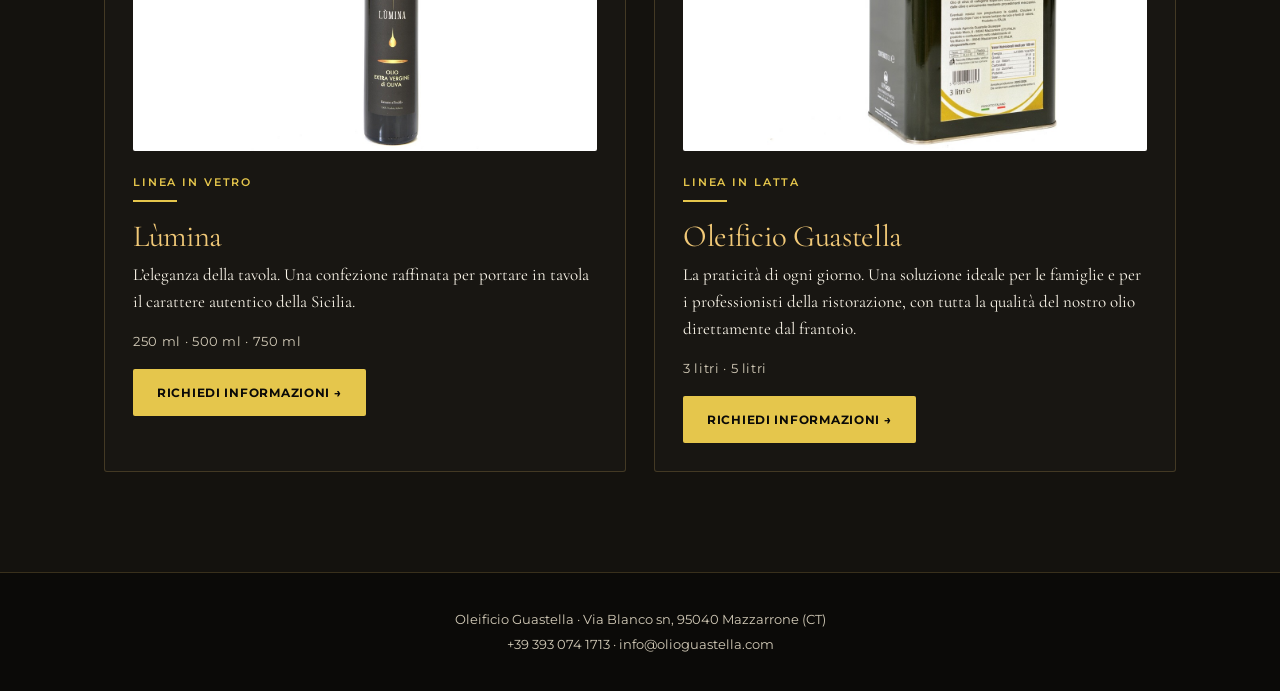
<file: olio.html>
<!doctype html>
<html lang="it">
<head>
<meta charset="utf-8">
<meta name="viewport" content="width=device-width,initial-scale=1">
<link rel="stylesheet" href="assets/css/style.css">
<link rel="icon" href="assets/img/favicon.ico">
<link rel="icon" type="image/png" sizes="192x192" href="assets/img/favicon-192.png">
<link rel="apple-touch-icon" href="assets/img/favicon-192.png">
<link href="https://fonts.googleapis.com/css2?family=Cormorant+Garamond:ital,wght@0,400;0,500;0,600;1,400;1,500&family=Montserrat:wght@400;500;600;700&display=swap" rel="stylesheet">
<title>Il nostro olio | Oleificio Guastella</title>
<meta name="description" content="Olio extravergine siciliano Oleificio Guastella. Lùmina in vetro e formati in latta.">
<link rel="canonical" href="https://olioguastella.com/olio.html">
<link rel="alternate" hreflang="it" href="https://olioguastella.com/olio.html">
<meta property="og:type" content="website">
<meta property="og:title" content="Il nostro olio | Oleificio Guastella">
<meta property="og:description" content="Olio extravergine siciliano Oleificio Guastella. Lùmina in vetro e formati in latta.">
<meta property="og:url" content="https://olioguastella.com/olio">
<meta property="og:image" content="https://olioguastella.com/assets/img/stock/lavorazione.jpg">
<meta property="og:locale" content="it_IT">
</head>
<body>
<header class="header">
  <a class="logo" href="index.html" aria-label="Oleificio Guastella, home">
    <img src="assets/img/logo.png" alt="Oleificio Guastella">
  </a>
  <button type="button" class="menu-toggle" aria-controls="nav" aria-expanded="false" aria-label="Menu">
    <span></span><span></span><span></span>
  </button>
  <nav class="nav" id="nav" aria-label="Main navigation">
    <a href="index.html" class="" >HOME</a>
    <a href="azienda.html" class="" >L’AZIENDA</a>
    <a href="olio.html" class="active" aria-current="page">IL NOSTRO OLIO</a>
    <a href="contatti.html" class="" >CONTATTI</a>
  </nav>
  <div class="lang-switch"><span class="lang-current">IT</span><span class="lang-disabled" title="Coming soon">EN</span><span class="lang-disabled" title="Coming soon">FR</span><span class="lang-disabled" title="Coming soon">DE</span></div></header>
<main>
<section class="hero" style="min-height:520px;background-image:url('assets/img/stock/lavorazione.jpg')">
  <div class="hero-inner">
    <div class="eyebrow">Il nostro olio</div>
    <h1>Un extravergine autentico, <em>dalla nostra terra.</em></h1>
    <p class="lead">Un blend di cultivar siciliane selezionate delle varietà Moresca, Biancolilla, Tonda Iblea e Nocellara, che unisce tradizione, territorio e passione in un olio extravergine di oliva dal carattere equilibrato e autentico.</p>
  </div>
</section>

<section class="section section--split">
  <div>
    <div class="eyebrow">La nostra lavorazione</div>
    <h2>Estratto a freddo, per preservare <em>la sua autenticità.</em></h2>
    <p>Le olive vengono molite e lavorate tempestivamente con un processo di estrazione a freddo, che permette di mantenere intatte le qualità organolettiche dell’olio.</p>
    <p>Un controllo diretto di ogni fase della produzione garantisce freschezza, profumi e caratteristiche naturali della materia prima.</p>
  </div>
  <img src="assets/img/stock/lavorazione.jpg" alt="Olio extravergine di oliva versato in una ciotola di vetro accanto a olive fresche" loading="lazy">
</section>

<div class="section--alt">
<section class="section" id="formati">
  <div class="eyebrow">I nostri formati</div>
  <h2>La nostra qualità, per ogni esigenza.</h2>
  <p>Il nostro olio extravergine di oliva è disponibile in diversi formati, pensati per la tavola di tutti i giorni, per le cucine professionali e per chi desidera un prodotto di qualità direttamente dal nostro frantoio.</p>
  <div class="product-grid">
    <article class="product-card">
      <img src="assets/img/product/lumina-bottle.jpg" alt="Bottiglia di olio extravergine di oliva Lùmina da 500 ml, fotografia originale del prodotto" loading="lazy">
      <div class="eyebrow">Linea in vetro</div>
      <h3>Lùmina</h3>
      <p>L’eleganza della tavola. Una confezione raffinata per portare in tavola il carattere autentico della Sicilia.</p>
      <div class="sizes">250 ml · 500 ml · 750 ml</div>
      <a class="btn" href="contatti.html">RICHIEDI INFORMAZIONI →</a>
    </article>
    <article class="product-card">
      <img src="assets/img/product/latta-tin.jpg" alt="Latta di olio extravergine di oliva Oleificio Guastella da 3 litri, fotografia originale del prodotto" loading="lazy">
      <div class="eyebrow">Linea in latta</div>
      <h3>Oleificio Guastella</h3>
      <p>La praticità di ogni giorno. Una soluzione ideale per le famiglie e per i professionisti della ristorazione, con tutta la qualità del nostro olio direttamente dal frantoio.</p>
      <div class="sizes">3 litri · 5 litri</div>
      <a class="btn" href="contatti.html">RICHIEDI INFORMAZIONI →</a>
    </article>
  </div>
</section>
</div>

</main>
<footer class="footer">
  Oleificio Guastella · Via Blanco sn, 95040 Mazzarrone (CT)<br>
  <a href="tel:+393930741713">+39 393 074 1713</a> ·
  <a href="mailto:info@olioguastella.com">info@olioguastella.com</a>
</footer>
<script src="assets/js/site.js" defer></script>
</body>
</html>
</file>
<file: assets/css/style.css>
/* Oleificio Guastella — design system
   Tokens locked from the client's real label artwork (LUMINA / latta labels)
   and the current site's already-consistent gold/near-black palette. */

:root{
  --gold:#e5c64c;
  --gold-light:#f0c877;
  --ink:#0b0a08;
  --ink-soft:#14120e;
  --ink-panel:#1a1710;
  --cream:#faf5e9;
  --cream-dim:#d3cbb8;
  --border:rgba(220,182,99,.22);
  --font-serif:"Cormorant Garamond",Georgia,"Times New Roman",serif;
  --font-sans:Montserrat,Arial,sans-serif;
}

*{box-sizing:border-box}
html{scroll-behavior:smooth}
body{margin:0;background:var(--ink);color:var(--cream);font-family:var(--font-serif)}
a{color:inherit}
img{max-width:100%;display:block}

/* Typography */
h1,h2,h3{font-weight:500;letter-spacing:-.01em;margin:0 0 22px;line-height:1.08}
h1{font-size:clamp(37px,4.6vw,69px)}
h2{font-size:clamp(33px,3.6vw,54px)}
h3{font-size:clamp(24px,2.4vw,32px);font-weight:400}
p{font-size:clamp(17px,1.3vw,21px);line-height:1.6;margin:0 0 18px;color:var(--cream)}
em{font-style:italic;font-weight:400;color:var(--gold-light)}
.eyebrow{display:inline-block;font-family:var(--font-sans);font-size:clamp(11px,.85vw,13px);font-weight:600;letter-spacing:.17em;text-transform:uppercase;color:var(--gold);margin-bottom:18px}
.eyebrow::after{content:"";display:block;width:44px;height:2px;background:var(--gold);margin-top:11px}

/* Header / nav / language switcher */
.header{position:sticky;top:0;z-index:30;height:74px;display:flex;align-items:center;justify-content:space-between;gap:20px;padding:0 clamp(18px,4vw,60px);background:rgba(11,10,8,.92);backdrop-filter:blur(6px);border-bottom:1px solid var(--border)}
.logo{flex-shrink:0;display:flex;align-items:center;height:74px}
.logo img{max-height:52px;width:auto;object-fit:contain}
.nav{display:flex;align-items:center;gap:clamp(14px,2.2vw,34px)}
.nav a{font-family:var(--font-sans);font-size:clamp(10px,.8vw,12px);font-weight:600;letter-spacing:.05em;white-space:nowrap;text-decoration:none;position:relative;padding:8px 0}
.nav a:hover,.nav a.active{color:var(--gold)}
.nav a.active::after{content:"";position:absolute;left:0;right:0;bottom:-2px;height:2px;background:var(--gold)}
.lang-switch{display:flex;align-items:center;gap:11px;font-family:var(--font-sans);font-size:13px;font-weight:600;letter-spacing:.05em;margin-left:clamp(10px,2vw,28px)}
.lang-switch a,.lang-switch .lang-current{text-decoration:none;padding:2px 0}
.lang-switch .lang-current{color:var(--gold)}
.lang-switch a:hover{color:var(--gold-light)}
.lang-switch .lang-disabled{opacity:.35;cursor:default}
.menu-toggle{display:none;flex-direction:column;gap:5px;justify-content:center;border:1px solid #a58b54;background:transparent;border-radius:3px;padding:10px;cursor:pointer}
.menu-toggle span{display:block;width:20px;height:2px;background:var(--gold)}
a:focus-visible,button:focus-visible{outline:3px solid var(--gold-light);outline-offset:2px}

/* Hero */
.hero{position:relative;min-height:640px;display:flex;align-items:center;background-size:cover;background-position:center;overflow:hidden}
.hero::before{content:"";position:absolute;inset:0;background:linear-gradient(90deg,rgba(11,10,8,.90),rgba(11,10,8,.60) 55%,rgba(11,10,8,.60));z-index:0}
.hero-inner{position:relative;z-index:1;max-width:1200px;width:100%;margin:0 auto;padding:60px clamp(20px,5vw,70px)}
.hero-inner p.lead{max-width:560px;font-size:clamp(17px,1.4vw,22px)}
.hero-inner .btn,.hero-inner .btn-outline{margin:8px 10px 0 0}

/* Sections */
.section{max-width:1200px;margin:0 auto;padding:clamp(50px,8vw,100px) clamp(20px,5vw,70px)}
.section--alt{background:var(--ink-soft)}
.section--split{display:grid;grid-template-columns:1fr 1fr;gap:clamp(30px,5vw,80px);align-items:center}
.section--split > img{border-radius:2px;width:100%;height:100%;object-fit:cover;max-height:520px}
.section--split > div{min-width:0}
/* Alternating image side is controlled purely by source order (img first =
   image on the left) — no direction:rtl trick, which cancels itself out
   under CSS Grid's default auto-placement and renders identically either way. */

/* Buttons */
.btn,.btn-outline{display:inline-flex;align-items:center;gap:10px;font-family:var(--font-sans);font-size:12px;font-weight:700;letter-spacing:.06em;text-transform:uppercase;text-decoration:none;padding:16px 24px;border-radius:2px}
.btn{background:var(--gold);color:var(--ink)}
.btn:hover{background:var(--gold-light)}
.btn-outline{border:1px solid var(--gold);color:var(--cream)}
.btn-outline:hover{background:rgba(229,198,76,.1)}

/* Feature grid (home) */
.features{display:grid;grid-template-columns:repeat(auto-fit,minmax(200px,1fr));gap:30px;margin-top:20px}
.feature span{display:block;font-family:var(--font-sans);font-size:13px;font-weight:700;color:var(--gold);letter-spacing:.1em;margin-bottom:10px}
.feature h3{margin:0 0 10px}
.feature p{font-size:16px;color:var(--cream-dim);margin:0}

/* Product cards (olio page) */
.product-grid{display:grid;grid-template-columns:repeat(auto-fit,minmax(280px,1fr));gap:28px;margin-top:30px}
.product-card{border:1px solid var(--border);padding:28px;border-radius:3px;background:rgba(255,255,255,.02)}
.product-card img{width:100%;height:280px;object-fit:contain;background:#fff;border-radius:2px;margin-bottom:20px}
.product-card h3{margin:0 0 8px;color:var(--gold-light)}
.product-card .sizes{font-family:var(--font-sans);font-size:13px;letter-spacing:.05em;color:var(--cream-dim);margin:14px 0 20px}

/* Contact detail list */
.contact-list{margin-top:10px}
.detail{padding:18px 0;border-bottom:1px solid var(--border)}
.detail:last-child{border-bottom:0}
.detail b{display:block;font-family:var(--font-sans);font-size:12px;font-weight:700;letter-spacing:.13em;color:var(--gold);margin-bottom:8px}
.detail p,.detail a{margin:0;font-size:19px;text-decoration:none}
.detail a:hover{color:var(--gold-light)}

/* Footer */
.footer{border-top:1px solid var(--border);padding:34px 26px;text-align:center;font:13px/1.9 var(--font-sans);color:var(--cream-dim)}
.footer a{text-decoration:none}
.footer a:hover{color:var(--gold)}

/* Responsive */
@media(max-width:900px){
  .section--split{grid-template-columns:1fr}
  .section--split > img{max-height:360px}
}
@media(max-width:800px){
  .menu-toggle{display:flex;order:3}
  .nav{display:none;position:absolute;top:74px;left:0;right:0;flex-direction:column;align-items:stretch;gap:0;background:var(--ink-soft);padding:10px 25px;border-bottom:1px solid var(--border)}
  .nav.open{display:flex}
  .nav a{padding:14px 0}
  .nav a.active::after{bottom:5px;width:40px}
  .lang-switch{margin-left:auto}
  .hero{min-height:70vh}
  .hero-inner{padding:40px 22px}
  .section{padding:48px 22px}
}
</file>
